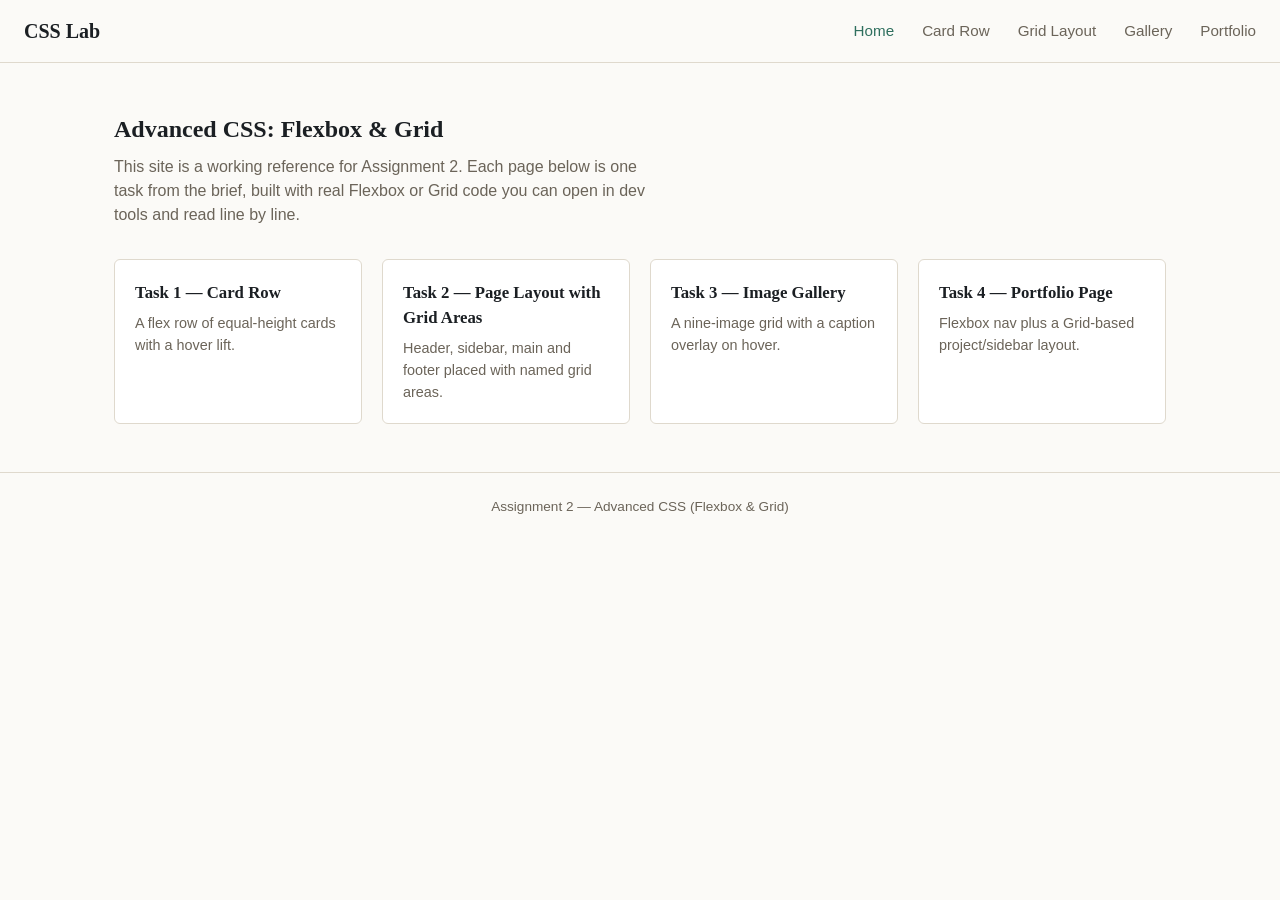
<file: index.html>
<!DOCTYPE html>
<html lang="en">
<head>
  <meta charset="UTF-8" />
  <meta name="viewport" content="width=device-width, initial-scale=1" />
  <title>Assignment 2 — Advanced CSS (Flexbox &amp; Grid)</title>
  <link rel="stylesheet" href="style.css" />
</head>
<body>

  <header class="navbar">
    <a href="index.html" class="nav-logo">CSS&nbsp;Lab</a>
    <ul class="nav-links">
      <li><a href="index.html" class="active">Home</a></li>
      <li><a href="cards.html">Card Row</a></li>
      <li><a href="grid-layout.html">Grid Layout</a></li>
      <li><a href="gallery.html">Gallery</a></li>
      <li><a href="portfolio.html">Portfolio</a></li>
    </ul>
  </header>

  <section class="page-section">
    <div class="section-heading">
      <h1>Advanced CSS: Flexbox &amp; Grid</h1>
      <p>
        This site is a working reference for Assignment 2. Each page below
        is one task from the brief, built with real Flexbox or Grid code
        you can open in dev tools and read line by line.
      </p>
    </div>

    <div class="task-index">
      <a class="task-card" href="cards.html">
        <h3>Task 1 — Card Row</h3>
        <p>A flex row of equal-height cards with a hover lift.</p>
      </a>
      <a class="task-card" href="grid-layout.html">
        <h3>Task 2 — Page Layout with Grid Areas</h3>
        <p>Header, sidebar, main and footer placed with named grid areas.</p>
      </a>
      <a class="task-card" href="gallery.html">
        <h3>Task 3 — Image Gallery</h3>
        <p>A nine-image grid with a caption overlay on hover.</p>
      </a>
      <a class="task-card" href="portfolio.html">
        <h3>Task 4 — Portfolio Page</h3>
        <p>Flexbox nav plus a Grid-based project/sidebar layout.</p>
      </a>
    </div>
  </section>

  <footer class="site-footer">
    Assignment 2 — Advanced CSS (Flexbox &amp; Grid)
  </footer>

  <style>
    .task-index {
      display: flex;
      flex-wrap: wrap;
      gap: var(--gap);
    }
    .task-card {
      flex: 1 1 220px;
      text-decoration: none;
      color: var(--ink);
      background: #fff;
      border: 1px solid var(--line);
      border-radius: var(--radius);
      padding: 1.25rem;
      transition: transform 0.15s ease, box-shadow 0.15s ease;
    }
    .task-card:hover {
      transform: translateY(-3px);
      box-shadow: 0 8px 20px rgba(0, 0, 0, 0.08);
      border-color: var(--accent);
    }
    .task-card h3 {
      font-size: 1.05rem;
    }
    .task-card p {
      margin: 0;
      font-size: 0.9rem;
    }
  </style>

</body>
</html>
</file>
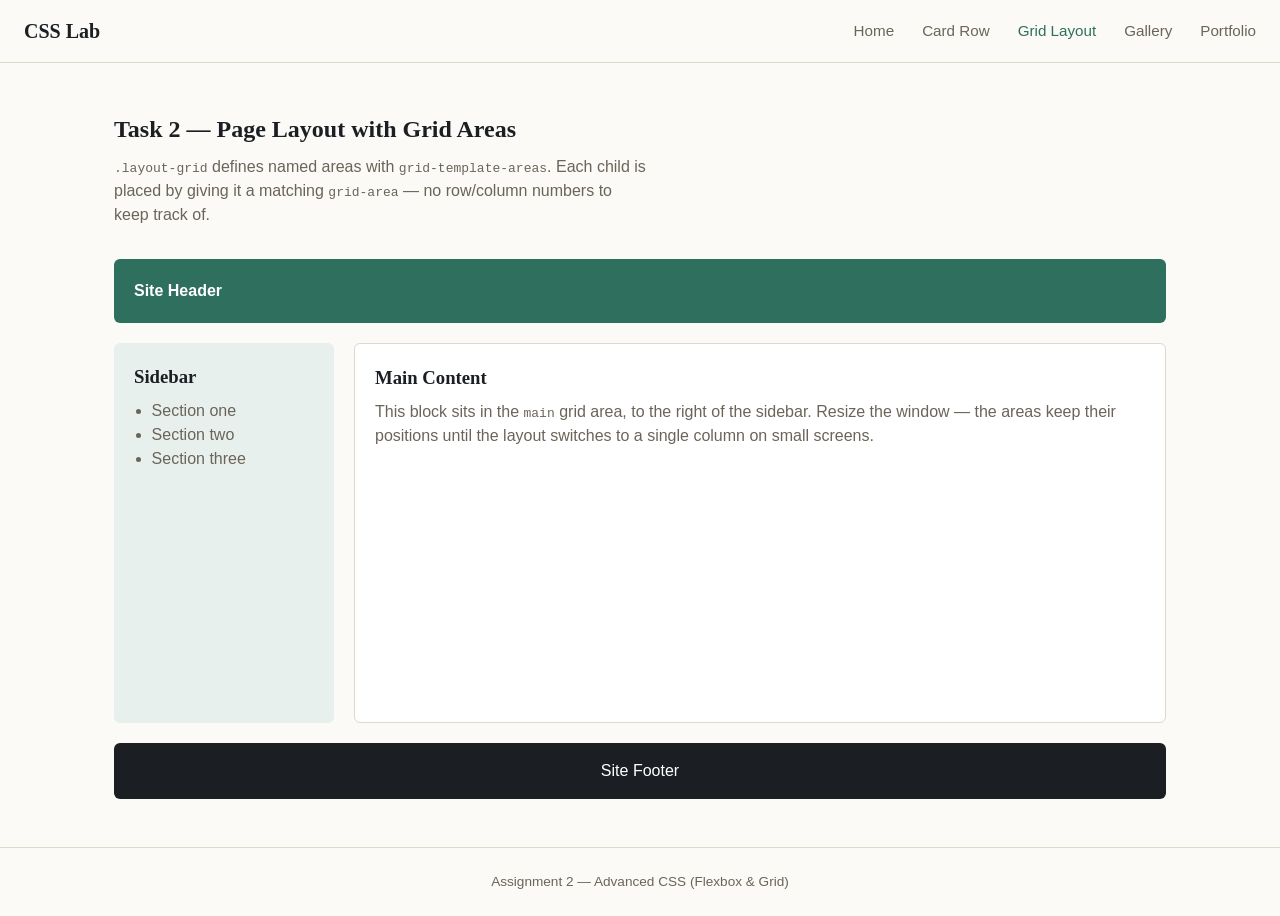
<file: grid-layout.html>
<!DOCTYPE html>
<html lang="en">
<head>
  <meta charset="UTF-8" />
  <meta name="viewport" content="width=device-width, initial-scale=1" />
  <title>Task 2 — Page Layout with Grid Areas</title>
  <link rel="stylesheet" href="style.css" />
  <link rel="stylesheet" href="grid-layout.css" />
</head>
<body>

  <header class="navbar">
    <a href="index.html" class="nav-logo">CSS&nbsp;Lab</a>
    <ul class="nav-links">
      <li><a href="index.html">Home</a></li>
      <li><a href="cards.html">Card Row</a></li>
      <li><a href="grid-layout.html" class="active">Grid Layout</a></li>
      <li><a href="gallery.html">Gallery</a></li>
      <li><a href="portfolio.html">Portfolio</a></li>
    </ul>
  </header>

  <section class="page-section">
    <div class="section-heading">
      <h1>Task 2 — Page Layout with Grid Areas</h1>
      <p>
        <code>.layout-grid</code> defines named areas with
        <code>grid-template-areas</code>. Each child is placed by giving
        it a matching <code>grid-area</code> — no row/column numbers to
        keep track of.
      </p>
    </div>

    <div class="layout-grid">
      <header class="area-header">Site Header</header>
      <nav class="area-sidebar">
        <h3>Sidebar</h3>
        <ul>
          <li>Section one</li>
          <li>Section two</li>
          <li>Section three</li>
        </ul>
      </nav>
      <main class="area-main">
        <h3>Main Content</h3>
        <p>
          This block sits in the <code>main</code> grid area, to the right
          of the sidebar. Resize the window — the areas keep their
          positions until the layout switches to a single column on
          small screens.
        </p>
      </main>
      <footer class="area-footer">Site Footer</footer>
    </div>
  </section>

  <footer class="site-footer">
    Assignment 2 — Advanced CSS (Flexbox &amp; Grid)
  </footer>

</body>
</html>
</file>
<file: style.css>
:root {
  --ink: #1b1f23;
  --paper: #fbfaf7;
  --line: #dfd9cd;
  --accent: #2f6f5e;
  --accent-soft: #e7f0ec;
  --muted: #6b6459;
  --radius: 6px;
  --gap: 1.25rem;
  --font-body: "Segoe UI", "Helvetica Neue", Arial, sans-serif;
  --font-display: Georgia, "Times New Roman", serif;
}

* {
  box-sizing: border-box;
}

html,
body {
  margin: 0;
  padding: 0;
}

body {
  font-family: var(--font-body);
  color: var(--ink);
  background: var(--paper);
  line-height: 1.5;
}

img {
  max-width: 100%;
  display: block;
}

a {
  color: inherit;
}

h1,
h2,
h3 {
  font-family: var(--font-display);
  margin: 0 0 0.5rem 0;
  font-weight: 600;
}

p {
  margin: 0 0 1rem 0;
  color: var(--muted);
}

.page-section {
  max-width: 1100px;
  margin: 0 auto;
  padding: 3rem 1.5rem;
}

.section-heading {
  margin-bottom: 2rem;
}

.section-heading p {
  max-width: 60ch;
}

.navbar {
  display: flex;
  align-items: center;
  justify-content: space-between;
  padding: 1rem 1.5rem;
  border-bottom: 1px solid var(--line);
  background: var(--paper);
  position: sticky;
  top: 0;
  z-index: 10;
}

.nav-logo {
  font-family: var(--font-display);
  font-size: 1.25rem;
  font-weight: 700;
  text-decoration: none;
  color: var(--ink);
}

.nav-links {
  display: flex;
  align-items: center;
  gap: 1.75rem;
  list-style: none;
  margin: 0;
  padding: 0;
}

.nav-links a {
  text-decoration: none;
  color: var(--muted);
  font-size: 0.95rem;
}

.nav-links a:hover,
.nav-links a.active {
  color: var(--accent);
}

footer.site-footer {
  border-top: 1px solid var(--line);
  padding: 1.5rem;
  text-align: center;
  color: var(--muted);
  font-size: 0.85rem;
}
</file>
<file: grid-layout.css>
.layout-grid {
  display: grid;
  grid-template-columns: 220px 1fr;
  grid-template-rows: auto 1fr auto;
  grid-template-areas:
    "header header"
    "sidebar main"
    "footer footer";
  gap: var(--gap);
  min-height: 60vh;
}

.area-header {
  grid-area: header;
  background: var(--accent);
  color: #fff;
  padding: 1.25rem;
  border-radius: var(--radius);
  font-weight: 600;
}

.area-sidebar {
  grid-area: sidebar;
  background: var(--accent-soft);
  padding: 1.25rem;
  border-radius: var(--radius);
}

.area-sidebar ul {
  padding-left: 1.1rem;
  margin: 0;
  color: var(--muted);
}

.area-main {
  grid-area: main;
  background: #fff;
  border: 1px solid var(--line);
  padding: 1.25rem;
  border-radius: var(--radius);
}

.area-footer {
  grid-area: footer;
  background: var(--ink);
  color: #fff;
  padding: 1rem 1.25rem;
  border-radius: var(--radius);
  text-align: center;
}

@media (max-width: 640px) {
  .layout-grid {
    grid-template-columns: 1fr;
    grid-template-areas:
      "header"
      "sidebar"
      "main"
      "footer";
  }
}
</file>
